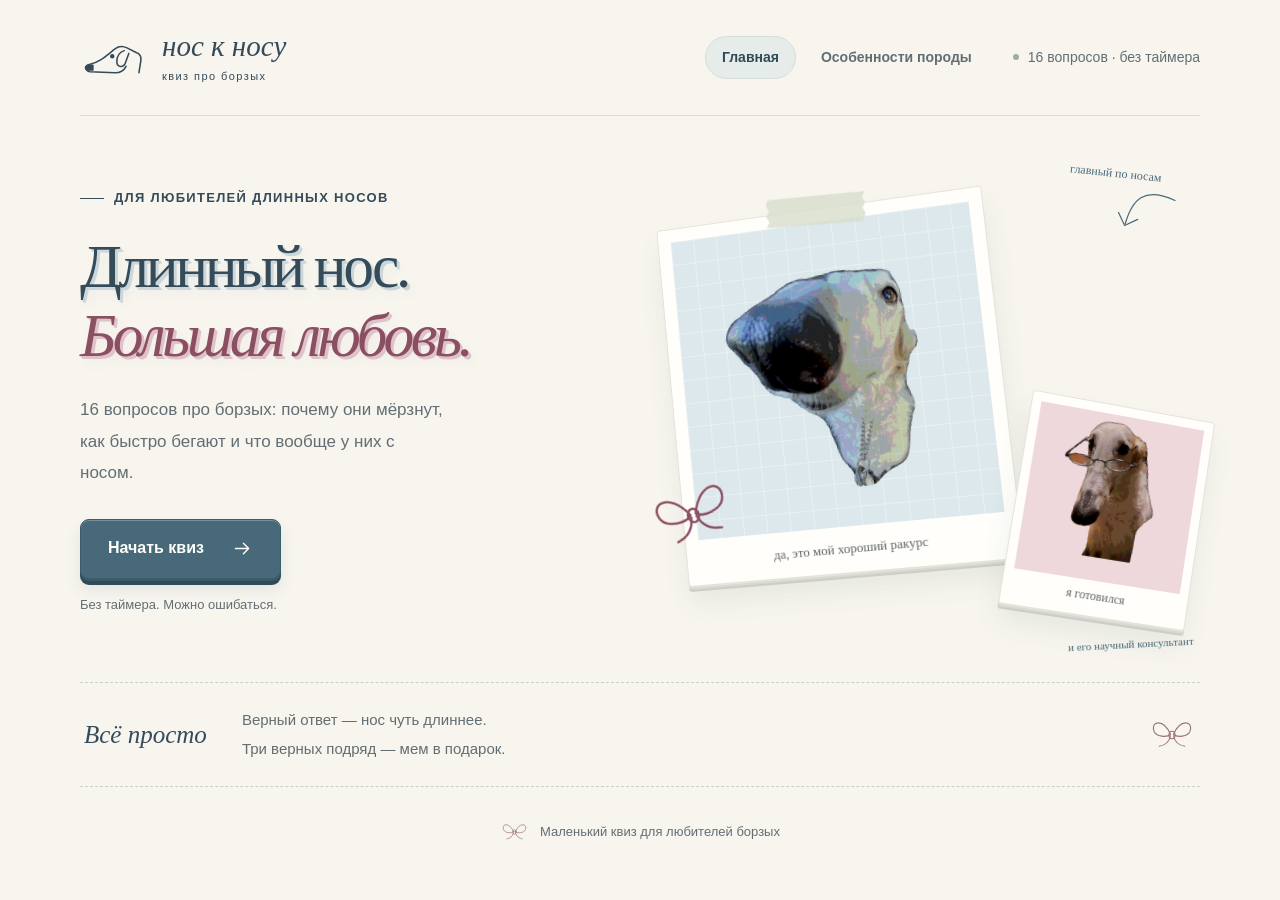
<file: index.html>
<!doctype html>
<html lang="ru">
<head>
  <meta charset="utf-8">
  <meta name="viewport" content="width=device-width, initial-scale=1">
  <meta name="theme-color" content="#f7f5ee">
  <meta name="description" content="16 вопросов про борзых, их привычки и длинные носы. Небольшой квиз без таймера, с хорошими собаками и мемами.">
  <title>Нос к носу — квиз про борзых</title>
  <link rel="icon" type="image/svg+xml" href="./assets/favicon.svg">
  <link rel="stylesheet" href="./css/styles.css">
  <script src="./js/questions.js" defer></script>
  <script src="./js/app.js" defer></script>
</head>
<body>
  <svg class="icon-library" xmlns="http://www.w3.org/2000/svg" aria-hidden="true">
    <symbol id="arrow" viewBox="0 0 24 24"><path d="M4 12h15m-6-6 6 6-6 6"/></symbol>
    <symbol id="check" viewBox="0 0 24 24"><path d="m5 12 4 4L19 6"/></symbol>
    <symbol id="cross" viewBox="0 0 24 24"><path d="m6 6 12 12M6 18 18 6"/></symbol>
    <symbol id="bow" viewBox="0 0 64 40"><path d="M30 19C20-3 3 2 8 15c3 7 17 9 22 4Zm4 0C44-3 61 2 56 15c-3 7-17 9-22 4ZM30 21c-2 9-8 13-15 14m19-14c2 9 8 13 15 14"/><ellipse cx="32" cy="20" rx="4" ry="5"/></symbol>
  </svg>

  <div class="site-shell">
    <header class="site-header">
      <a class="brand" href="./index.html" aria-label="Нос к носу — на главную">
        <svg class="brand-dog" viewBox="0 0 76 48" fill="none" aria-hidden="true"><path d="M10 31c11-2 18-9 28-17 4-3 9-3 13-1l10 5c4 1 6 5 5 9l-2 13M11 31c-5 0-6 7 0 8l27 1c6 0 10-3 12-7m-2-17c-6 2-8 7-8 12 0 6 7 7 9 2l4-11"/><path d="M9 32c-4 0-4 5 0 5h5v-5H9Z" fill="currentColor"/><circle cx="35" cy="22" r="1.6" fill="currentColor"/></svg>
        <span>нос к носу<span class="brand-caption">квиз про борзых</span></span>
      </a>
      <nav class="site-nav" aria-label="Основная навигация">
        <button class="nav-link is-active" type="button" data-screen-target="screen-start">Главная</button>
        <button class="nav-link" type="button" data-screen-target="screen-features">Особенности породы</button>
      </nav>
      <span class="header-note"><span class="little-dot" aria-hidden="true"></span><span><span data-question-total>16</span> вопросов · без таймера</span></span>
    </header>

    <main id="main">
      <section id="screen-start" class="screen intro" aria-labelledby="intro-title">
        <div class="intro-copy">
          <p class="eyebrow"><span class="eyebrow-line" aria-hidden="true"></span> Для любителей длинных носов</p>
          <h1 id="intro-title" class="title-relief" tabindex="-1">Длинный нос.<br><em>Большая любовь.</em></h1>
          <p class="intro-description">16 вопросов про борзых: почему они мёрзнут, как быстро бегают и что вообще у них с носом.</p>
          <button class="button button-primary" id="start-button" type="button">Начать квиз <svg class="icon" aria-hidden="true"><use href="#arrow"/></svg></button>
          <p class="button-note">Без таймера. Можно ошибаться.</p>
        </div>

        <div class="intro-album" aria-label="Две борзые на фотографиях">
          <span class="album-annotation annotation-top" aria-hidden="true">главный по носам</span>
          <svg class="annotation-arrow" viewBox="0 0 80 58" fill="none" aria-hidden="true"><path d="M72 3C36 0 28 17 30 45m-11-9 11 11 11-11"/></svg>
          <figure class="photo photo-main">
            <span class="paper-tape" aria-hidden="true"></span>
            <div class="photo-mat mat-blue"><img src="./assets/images/image copy 13.png" alt="Любопытная борзая с большим носом" width="1080" height="1920" fetchpriority="high"></div>
            <figcaption>да, это мой хороший ракурс</figcaption>
          </figure>
          <figure class="photo photo-small">
            <div class="photo-mat mat-pink"><img src="./assets/images/image copy 5.png" alt="Борзая в очках" width="1080" height="1920"></div>
            <figcaption>я готовился</figcaption>
          </figure>
          <svg class="album-bow" aria-hidden="true"><use href="#bow"/></svg>
          <span class="album-annotation annotation-bottom" aria-hidden="true">и его научный консультант</span>
        </div>

        <div class="intro-rules">
          <span class="rules-label">Всё просто</span>
          <p>Верный ответ — нос чуть длиннее.<br>Три верных подряд — мем в подарок.</p>
          <svg class="rules-bow" aria-hidden="true"><use href="#bow"/></svg>
        </div>
      </section>

      <section id="screen-quiz" class="screen quiz" aria-labelledby="question-title" hidden>
        <div class="quiz-heading">
          <p class="eyebrow">Вопрос <span id="question-number">01</span><span class="count-divider">/</span><span data-question-total>16</span></p>
          <p class="score-label">Верных ответов <strong id="score">0</strong></p>
        </div>
        <ol id="progress" class="progress" aria-label="Прогресс квиза"></ol>
        <div class="quiz-layout">
          <div class="question-card">
            <span id="question-category" class="category"></span>
            <h1 id="question-title" class="question-title" tabindex="-1"></h1>
            <p id="answer-instruction" class="answer-instruction">Выбери один ответ</p>
            <div id="answers" class="answers" role="group" aria-labelledby="question-title" aria-describedby="answer-instruction"></div>
            <div id="feedback" class="feedback" role="status" aria-live="polite" aria-atomic="true"></div>
            <div class="question-bottom">
              <span id="next-hint" class="next-hint">Никуда не торопимся</span>
              <button id="next-button" class="button button-primary button-next" type="button" hidden>Дальше <svg class="icon" aria-hidden="true"><use href="#arrow"/></svg></button>
            </div>
          </div>
          <aside class="companion" aria-label="Твой напарник и носомер">
            <figure class="photo companion-photo">
              <span class="paper-tape" aria-hidden="true"></span>
              <div class="photo-mat mat-blue"><img id="companion-image" src="./assets/images/image copy 14.png" alt="Борзая ждёт твоего ответа" width="1080" height="1920"></div>
              <figcaption id="companion-caption">думаем вместе</figcaption>
            </figure>
            <div class="nose-meter">
              <div class="nose-heading"><h2>Носомер</h2><span><strong id="nose-value">0</strong> см</span></div>
              <div id="nose-progress" class="nose-track" role="progressbar" aria-label="Длина носа" aria-valuemin="0" aria-valuemax="31" aria-valuenow="0"><span id="nose-fill" class="nose-fill"></span></div>
              <div class="nose-scale" aria-hidden="true"><span>0</span><span>31 см</span></div>
              <p>Каждый верный ответ<br>делает нос чуть длиннее.</p>
            </div>
          </aside>
        </div>
      </section>



      <section id="screen-features" class="screen features-page" aria-labelledby="features-title" hidden>
        <div class="features-hero">
          <div>
            <p class="eyebrow"><span class="eyebrow-line" aria-hidden="true"></span> Знакомимся поближе</p>
            <h1 id="features-title" class="title-relief">Особенности <em>породы.</em></h1>
            <p class="features-lead">Борзые — удивительное сочетание скорости, грации и спокойного домашнего нрава. Разберёмся, что делает этих собак особенными и как правильно о них заботиться.</p>
          </div>
          <figure class="photo features-hero-photo">
            <span class="paper-tape" aria-hidden="true"></span>
            <div class="photo-mat mat-blue"><img src="./assets/images/image copy 13.png" alt="Борзая с длинной узкой мордой"></div>
            <figcaption>грация в каждом движении</figcaption>
          </figure>
        </div>

        <div class="features-intro-card">
          <span class="category">Кто такие борзые?</span>
          <p>Борзые представляют собой особую группу охотничьих собак. Их главные отличительные черты — высокие скоростные качества, развитое зрение и характерное строение тела. На протяжении многих столетий их использовали для преследования и ловли зверя на открытой местности. В отличие от собак, ориентирующихся преимущественно на обоняние, борзые во время охоты полагаются главным образом на зрение: они быстро замечают движущуюся добычу и преследуют её на значительном расстоянии.</p>
        </div>

        <div class="feature-section">
          <div class="feature-heading"><span class="feature-number">01</span><div><p class="eyebrow">Строение и внешность</p><h2>Созданы для скорости</h2></div></div>
          <div class="feature-grid">
            <article class="feature-card feature-card-wide">
              <p>Для большинства борзых характерны вытянутая узкая голова, длинная шея, глубокая грудная клетка, подтянутый живот, длинные конечности и хорошо развитая мускулатура. Гибкая спина и сильные задние конечности помогают совершать широкие и быстрые движения, развивать скорость и сохранять манёвренность.</p>
              <p>Внешняя хрупкость и стройность не должны вводить в заблуждение: тело борзой приспособлено к значительным физическим нагрузкам.</p>
            </article>
          </div>
<div class="breed-directory">
            <div class="breed-group-heading"><p class="eyebrow">Знакомимся со всеми</p><h3>Все 13 пород борзых</h3><p>Для удобства они собраны по типу шерсти и внешним особенностям.</p></div>
            <h4 class="breed-group-title">Длинношёрстные и очёсанные борзые</h4>
            <div class="breed-cards"><article class="breed-card breed-card-complete"><img class="breed-card-image" src="https://images.openai.com/static-rsc-4/QoylNq1AjCZ-8f_e97H77bbsFP9hK1igyE8cwbXTcKEOTWLOjMPlDh6e0JthsW_yGYFXezbM2puLFQ8GpqT9ufa00cIRr0WCjBzCvwMNehO-saWTGrIDN_JyCZi4dGQZ4DNSpVmjhbZuoFnC82tNwufCBACTNBWGHRZlIpg4G3u2K1V3CmcdYzcPntHsZefM?purpose=inline" alt="Афганская борзая (афган)" loading="lazy"><span class="category">Афганистан</span><h3>1. Афганская борзая (афган)</h3><p>Длинная шелковистая шерсть, узкая голова и изящный силуэт. Независимый характер; шерсть требует тщательного ухода.</p></article><article class="breed-card breed-card-complete"><img class="breed-card-image" src="https://images.openai.com/static-rsc-4/7axYwZlilyqVpzs2WeQh2rT3qEHe3INVUSQPfmH7R9CSOqc8uv86h2DAKQp2tcXHIMMWkcunZ6ngYhT61My_5lYgyu8gzeO0UX-p0UaAVTiymtjo3VqdrenkQyK3zc1rJ4R-ZnuJsg51eb2A2wEQwB9d3C5fz5HdKecfLljT6nY?purpose=inline" alt="Салюки (персидская борзая)" loading="lazy"><span class="category">Ближний Восток</span><h3>2. Салюки (персидская борзая)</h3><p>Стройная и грациозная собака с длинными конечностями и очёсами на ушах. Вынослива и сдержанна.</p></article><article class="breed-card breed-card-complete"><img class="breed-card-image" src="https://images.openai.com/static-rsc-4/28mKtGUEGc181OZsJfcjWLr3O1UD0MfmAPJ92CTJDI9jweVKd1P9SjqPgrh9ZDjTcxp4k4ysmvfxV6n3Zi7-CIJ9AK3gg51xn2la65HIlywlALO_UK4SfD1T-djYMyHD6aODoPYd1uysuyUi2OEWQYqtLg0EjDXwXKJX1-Q539o?purpose=inline" alt="Русская псовая борзая" loading="lazy"><span class="category">Россия</span><h3>3. Русская псовая борзая</h3><p>Крупная собака с удлинённой головой, глубокой грудью и длинной волнистой шерстью. Исторически охотилась на зайцев и лисиц.</p></article></div>
            <h4 class="breed-group-title">Жёсткошёрстные борзые</h4>
            <div class="breed-cards"><article class="breed-card breed-card-complete"><img class="breed-card-image" src="https://images.openai.com/static-rsc-4/KWiePN0jDYabu60swEMsgre6qUhM3IzBAlafTgxC8gaU1-Hr6FBIGgnM_AN2dB5KyoITAOW3HfILbUP-YumS5NEk7WZC4C23b1AYkOQJyixrQaTzAAzdGFkyeB6jJtF0f-iCYFWE0OYL7guTOfFL-jbfK-ynsuy51P6HOdAJSD8?purpose=inline" alt="Шотландский дирхаунд" loading="lazy"><span class="category">Шотландия</span><h3>4. Шотландский дирхаунд</h3><p>Крупная борзая с жёсткой, слегка растрёпанной шерстью. Изначально предназначалась для охоты на оленей; отличается мягким нравом.</p></article><article class="breed-card breed-card-complete"><img class="breed-card-image" src="https://images.openai.com/static-rsc-4/vaZitfRe0pOvivq-PfHO5s8vjwVjNMqhqaqL1TOHCx5vkA8CnE8WP8HaqzpU8cXxcNuDMZK6vLjEWofOgZsWeXSSkV7tIHcOZTJuo7OdcQ_K8VmIhH0WFFIAqm0ckfxtGNde93WSWJe0-9DC1u8vjcoaRBw_bTqW928IHdtU804?purpose=inline" alt="Ирландский волкодав" loading="lazy"><span class="category">Ирландия</span><h3>5. Ирландский волкодав</h3><p>Одна из самых высоких пород собак. Мощное телосложение, длинные конечности и жёсткая шерсть; исторически использовался для охоты на крупную дичь и волков.</p></article></div>
            <h4 class="breed-group-title">Короткошёрстные борзые</h4>
            <div class="breed-cards"><article class="breed-card breed-card-complete"><img class="breed-card-image" src="https://images.openai.com/static-rsc-4/wGW4DeE_a-XC9ZsEu7iFcEbhb9XtR3KtqOyRB_16HocmElKS19t8kR2LYMwvk0dJZJY9pOCFMaKN9bmJ51R7wA_nNyfmuTubf5Tpfw1E8um6_lOc-kUf7XohNjwCcZsAXlYtuD2DADWbosfuV3X3AK5XJQB5l-oqQAio44QvVnk?purpose=inline" alt="Грейхаунд (английская борзая)" loading="lazy"><span class="category">Великобритания</span><h3>6. Грейхаунд (английская борзая)</h3><p>Атлетичное телосложение, длинные ноги и короткая шерсть. Известен высокой скоростью; использовался для охоты и беговых соревнований.</p></article><article class="breed-card breed-card-complete"><img class="breed-card-image" src="https://images.openai.com/static-rsc-4/2Yx2TVdRgPfyIsYkGZjFlHxRUzJYtdwrvYMJpqoOfhwPo2h7NplY0eQI-nU-HvCk__myvdrY_Paub7ymYp4VMwKsxH546iq08fR3NZMHW5qTit83HMlFSawZE-Cx4KePdfK9gOLs9jJr-5Hm94JxW2qdFsZwVWeInzi3_CiV6OU?purpose=inline" alt="Уиппет (малая английская борзая)" loading="lazy"><span class="category">Великобритания</span><h3>7. Уиппет (малая английская борзая)</h3><p>Напоминает уменьшенного грейхаунда. Лёгкое мускулистое тело и короткая шерсть; сочетает быстроту с ласковым характером.</p></article><article class="breed-card breed-card-complete"><img class="breed-card-image" src="https://images.openai.com/static-rsc-4/jTNMkCQVV7jHtf18thJylkHkyIgXglGRkY6-v2YHXf2GbtG77eQKUrgpjQSYIzBrZufNpuU_JSXg8N9mOJNsE8M2tqk938_WrxkbCUAM-K-4ty6zI3PzGZQHkRpKGnfjc-tKGlG3SycyAbWoOdO1lDH7n79731478soP6R_swwA?purpose=inline" alt="Левретка (итальянская борзая)" loading="lazy"><span class="category">Италия</span><h3>8. Левретка (итальянская борзая)</h3><p>Самая маленькая из классических пород борзых. Тонкий костяк, изящное телосложение и короткая гладкая шерсть.</p></article><article class="breed-card breed-card-complete"><img class="breed-card-image" src="https://images.openai.com/static-rsc-4/m4S2xcQVgDE-o2eFIpUDHkY8QWxv9fQfEvSo5rK6UBH7EXcR8cnGFDGCFh57XiAQAS5HoNKP5SYcA6Jr61ZL-MsvJUyq8ZrzRcv9Uq2FN_b272mbKZfCqNSFo2xechvRdBlSZb9nIZnKes9CskoF9duCQW6izXXSXScXQAQ8rdU?purpose=inline" alt="Азавак" loading="lazy"><span class="category">Регион Сахеля, Африка</span><h3>9. Азавак</h3><p>Очень стройная собака с длинными конечностями и короткой шерстью. Отличается выносливостью и настороженностью к незнакомцам.</p></article><article class="breed-card breed-card-complete"><img class="breed-card-image" src="https://images.openai.com/static-rsc-4/7yA4MTeW4NKgVwcjKVQyK4ZLDkUhFR65R2Kuf9Z6SikwE1FrrtY_lN1zh1CsOWz7QEl86tg8FoaOTB5VOdeARaMi-Emdsxc15gbw_nf4aPQ__ttwWaoheZKmyZjO7ehEjM4GeZaO4cIw-Ks-Rsi1nP2tB4IwSi9fGp2JJ3RFnPE?purpose=inline" alt="Слюги (арабская борзая)" loading="lazy"><span class="category">Северная Африка</span><h3>10. Слюги (арабская борзая)</h3><p>Стройная собака с короткой гладкой шерстью, вытянутой головой и длинными конечностями. Сдержанная и выносливая.</p></article><article class="breed-card breed-card-complete"><img class="breed-card-image" src="https://images.openai.com/static-rsc-4/qmEaDqKjVJT7re4vRmchDrlEzP3uYeMfBKh83QbvnCzroIl8bvxqPtLRWnvZ4TMQnLWWFf_FyqstRamedOMMriHJrTj7inzbmPu_hX3RcZhNDmBy6DX9HEUJNPXY69tFzAHSSgO2nt5NWXUi08orsgXwro1ygAV4fq67Fk7bX6M?purpose=inline" alt="Польская борзая (харт-польски)" loading="lazy"><span class="category">Польша</span><h3>11. Польская борзая (харт-польски)</h3><p>Крупная, крепкая и мускулистая борзая с короткой шерстью. Имеет более мощное сложение по сравнению с грейхаундом.</p></article><article class="breed-card breed-card-complete"><img class="breed-card-image" src="https://images.openai.com/static-rsc-4/asYEvJV7RBrMBKCWUxIqOUGhJTjJlCwNbu4E6VBt6PtpfkllyaYqlVeQ98uoUpQDeeI_K2WfepFt-AOw6AYDLG9-mO9ydVfbb20Qdz2GgTWb_WpBZHp2DI5uLtMKA8ZdugiDUc6mJvKlwG0M7t_SE34IqwKXCMubKdJHCuOHTTU?purpose=inline" alt="Испанский гальго" loading="lazy"><span class="category">Испания</span><h3>12. Испанский гальго</h3><p>Стройная борзая с удлинённым корпусом и длинными конечностями. Бывает гладкошёрстной и жесткошёрстной; традиционно охотилась на зайцев.</p></article><article class="breed-card breed-card-complete"><img class="breed-card-image" src="https://images.openai.com/static-rsc-4/C1uEvOdVmnfTkxKDTHxHrfnOwbidRppWWb0ojb3bEcsxgP_dOq73gTolWariC1Q2Du6HhkvW1O1r4Rfq1gUNWpyrX7kVElo7zYr1iqMMoco6OhiZjb-bF_ypG2hqYva-20UkeW4hIut9D7jWNFOivlygYfvvtROQTj6N2MiYNXs?purpose=inline" alt="Венгерская борзая (мадьяр-агар)" loading="lazy"><span class="category">Венгрия</span><h3>13. Венгерская борзая (мадьяр-агар)</h3><p>Сильная и выносливая собака с крепким телосложением, короткой шерстью и более массивным костяком, чем у грейхаунда.</p></article></div>
            <div class="national-breeds"><h4>Дополнительные национальные разновидности</h4><p>Помимо 13 пород основного перечня, существуют региональные борзые, которые также относятся к борзому типу.</p><div class="national-breed-list"><article><img class="national-breed-image" src="https://images.openai.com/static-rsc-4/hIYgCPjp_YHrKA0ls62pvauRKXiFsbmTbkaCOdl_YzVlVF9hcmaLcyPaFYjO1uWNxFU0N-CVJuY4TASMAmg6cWt-HrNksotxa5mMzDTjsyd6-3f44aA56Bkb_QFb8B2HY2dywJH0vRIySV7EXxfrkSoj-_2uL5QuhqyJgYo8txw?purpose=inline" alt="Казахский тазы" loading="lazy"><strong>Казахский тазы</strong><span>Казахстан. Национальная охотничья борзая с лёгким телосложением, длинными ногами и гладкой шерстью с очёсами.</span></article><article><img class="national-breed-image" src="https://images.openai.com/static-rsc-4/gxs7aIbKDQICPwnNSPqF0vH8kRhS-N2VKzQEHP9SxjjPPpeEfdC24S3Z7_0euB3qctzEifWSr6Yq6EgVJUu6lOB-wxZdUJyHEji0ZArVU8QA9ODOOVl2AiaD-WXSTrMlBZP8l1z_HCcR0VJNOuAUFoJz2nExir5UJpeO_tQX3l0?purpose=inline" alt="Мудхол-хаунд" loading="lazy"><strong>Мудхол-хаунд (караванный хаунд)</strong><span>Индия. Стройная, выносливая собака с короткой шерстью и длинной узкой головой. Использовалась для охоты и охраны.</span></article><article><img class="national-breed-image" src="https://images.openai.com/static-rsc-4/lXrFS3nQqz7Nk41pAXL9Q83x2CHevtd7F759HxXFWPjVyDZBkrBzavGhfy0MnqF_cTofJxUAcxkieD29UTvbWpowIl86gv19svBA1Yl1L190zt4bTxjrfKwD7ZD0suXs184c4N9nkjXLz0E0_YGe0qqUE2sM1H3CWBVkRrW89Fs?purpose=inline" alt="Рампурская борзая" loading="lazy"><strong>Рампурская борзая</strong><span>Индия. Мускулистая короткошёрстная собака с вытянутой мордой и крепким телосложением. Выводилась для охоты на быстроногую дичь.</span></article></div></div>
          </div>
                    <p class="feature-note">Породы различаются размерами, шерстью, характером и происхождением, но сохраняют общие черты, связанные с историческим предназначением и физиологическим строением.</p>
        </div>

        <div class="feature-section feature-tinted">
          <div class="feature-heading"><span class="feature-number">02</span><div><p class="eyebrow">Поведение и темперамент</p><h2>Нежные дома, быстрые на прогулке</h2></div></div>
          <div class="feature-grid">
            <article class="feature-card"><p>По характеру борзые чаще всего спокойны, сдержанны и привязаны к человеку. Дома многие ведут себя тихо, любят отдыхать и находиться рядом с хозяевами. При этом они могут проявлять независимость и самостоятельность — это связано с историей их охотничьего использования.</p><p>Воспитание лучше строить на терпении, последовательности и положительном подкреплении. Грубость и чрезмерное давление могут навредить взаимодействию с собакой.</p></article>
            <figure class="photo feature-photo"><div class="photo-mat mat-blue"><img src="./assets/images/image copy 14.png" alt="Борзая крупным планом"></div><figcaption>спокойный наблюдатель</figcaption></figure>
          </div>
          <div class="tip-strip"><strong>Важно помнить</strong><p>У борзых выражен охотничий инстинкт. Они могут резко среагировать на движущихся животных, птиц и другие объекты. Поэтому важны ранняя социализация и обучение базовым командам, особенно навыку возвращения к хозяину.</p></div>
          <p class="feature-note">Даже хорошо обученную борзую не рекомендуется отпускать с поводка на открытой территории, где есть другие животные или дороги. Для свободного бега подходят специально оборудованные огороженные площадки.</p>
        </div>

        <div class="feature-section">
          <div class="feature-heading"><span class="feature-number">03</span><div><p class="eyebrow">Ежедневная забота</p><h2>Особенности ухода</h2></div></div>
          <p class="section-lead">Уход зависит от анатомического строения, типа шерсти и физиологических потребностей собаки.</p>
          <div class="care-grid">
            <article class="care-card"><span class="care-icon">01</span><h3>Шерсть и кожа</h3><p>У короткошёрстных борзых, например грейхаундов, достаточно периодического вычёсывания мягкой щёткой или специальной перчаткой. Купают по мере необходимости средствами для собак.</p><p>Длинношёрстных русских псовых и афганских борзых нужно регулярно расчёсывать, чтобы не образовывались колтуны. Особое внимание — участкам за ушами, на конечностях, животе и у хвоста. После прогулок стоит удалять репейники и веточки.</p></article>
            <article class="care-card"><span class="care-icon">02</span><h3>Гигиена</h3><p>Регулярно осматривают уши и глаза, очищают их при загрязнении. Зубы чистят специальной щёткой и пастой для животных. Также следят за длиной когтей и при необходимости аккуратно подстригают их когтерезом.</p></article>
            <article class="care-card"><span class="care-icon">03</span><h3>Тепло и отдых</h3><p>У борзых сравнительно тонкая кожа и мало подкожного жира. Особенно короткошёрстные собаки могут плохо переносить холод. В сырую и ветреную погоду важно ограничивать пребывание на улице, а осенью и зимой использовать одежду, защищающую грудь, спину и живот.</p><p>Дома собаке нужно собственное тёплое место с мягкой подстилкой или удобной лежанкой.</p></article>
            <article class="care-card"><span class="care-icon">04</span><h3>Питание</h3><p>Рацион должен быть полноценным и сбалансированным, соответствовать возрасту, весу, здоровью и активности собаки. Это может быть качественный промышленный корм или правильно составленный натуральный рацион. Свежая вода должна быть доступна весь день.</p><p>У крупных борзых с глубокой грудной клеткой учитывают риск заворота желудка. Интенсивные нагрузки непосредственно до и после еды нежелательны; режим кормления лучше согласовать с ветеринаром.</p></article>
          </div>

          <figure class="photo feature-banner-photo"><div class="photo-mat mat-pink"><img src="./assets/images/image copy 10.png" alt="Борзая после ухода"></div><figcaption>забота складывается из мелочей</figcaption></figure>
        </div>

        <div class="feature-section feature-tinted">
          <div class="feature-heading"><span class="feature-number">04</span><div><p class="eyebrow">Движение и самочувствие</p><h2>Физическая активность и здоровье</h2></div></div>
          <div class="feature-grid">
            <article class="feature-card"><p>Борзым необходимы регулярные прогулки и возможность реализовывать природную потребность в движении. Обычные прогулки на поводке полезно сочетать с занятиями и свободным бегом на безопасной огороженной территории.</p><p>При этом борзым не всегда нужны долгие интенсивные тренировки: для многих характерно чередование коротких периодов высокой активности с продолжительным отдыхом. Молодых собак нельзя перегружать — нагрузки увеличивают постепенно, учитывая возраст и индивидуальные возможности.</p></article>
            <figure class="photo feature-photo"><div class="photo-mat mat-blue"><img src="./assets/images/image copy 16.png" alt="Борзая в движении"></div><figcaption>время размяться</figcaption></figure>
          </div>
          <div class="tip-strip"><strong>Профилактика важна</strong><p>Здоровье зависит от содержания, питания и ветеринарной профилактики. В зависимости от породы могут встречаться наследственные проблемы с суставами, сердечно-сосудистой системой и зрением. Нужны регулярные осмотры, вакцинация и обработка от паразитов.</p></div>
          <p class="feature-note">Для прогулок подбирают хорошо подогнанную шлейку или специальный ошейник с учётом узкой головы и длинной шеи. Обычный широкий ошейник может соскальзывать.</p>
        </div>

        <div class="feature-section">
          <div class="feature-heading"><span class="feature-number">05</span><div><p class="eyebrow">Дом и воспитание</p><h2>Комфортная жизнь рядом с человеком</h2></div></div>
          <div class="feature-grid">
            <article class="feature-card"><p>Борзые могут жить как в частном доме, так и в городской квартире, если им обеспечены прогулки и достаточная активность. Несмотря на размеры, многие хорошо адаптируются к жизни в помещении и не отличаются чрезмерной шумностью.</p><p>Воспитание начинают с раннего возраста: важны социализация, знакомство с окружающей средой, людьми и животными, а также обучение базовым командам. Охотничий инстинкт всё равно может влиять на поведение при появлении потенциальной добычи.</p><p>Борзым необходимы спокойная обстановка, внимание хозяина, общение и возможность полноценно отдыхать. Длительная изоляция и недостаток контакта могут быть для них тяжёлыми.</p></article>
            <figure class="photo feature-photo"><div class="photo-mat mat-pink"><img src="./assets/images/image copy 12.png" alt="Борзая рядом с человеком"></div><figcaption>лучше всего — вместе</figcaption></figure>
          </div>
        </div>

        <div class="features-outro">
          <svg aria-hidden="true"><use href="#bow"/></svg>
          <p>В борзых сочетаются природная скорость, выносливость, грациозность и уравновешенный характер. Понимание породных особенностей, внимательный уход, полноценное питание, движение и общение с человеком помогают обеспечить им комфортную жизнь.</p>
          <button class="button button-primary" type="button" data-screen-target="screen-start">Вернуться к квизу <svg class="icon" aria-hidden="true"><use href="#arrow"/></svg></button>
        </div>
      </section>

      <section id="screen-result" class="screen result" aria-labelledby="result-title" hidden>
        <div class="result-layout">
          <div class="result-copy">
            <p class="eyebrow"><span class="eyebrow-line" aria-hidden="true"></span> Все носы посчитаны</p>
            <h1 id="result-title" class="title-relief" tabindex="-1"></h1>
            <p id="result-description" class="result-description"></p>
            <dl class="result-stats">
              <div><dt>Верных ответов</dt><dd><span id="result-score">0</span><span class="stat-total"> / <span data-question-total>16</span></span></dd></div>
              <div><dt>Длина носа</dt><dd><span id="result-nose">0</span><span class="stat-total"> см</span></dd></div>
            </dl>
            <div class="result-actions">
              <button id="restart-button" class="button button-primary" type="button">Пройти ещё раз <svg class="icon" aria-hidden="true"><use href="#arrow"/></svg></button>
              <button id="home-button" class="button button-text" type="button">На главную</button>
            </div>
          </div>
          <figure class="photo result-photo">
            <span class="paper-tape" aria-hidden="true"></span>
            <div class="photo-mat mat-pink"><img id="result-image" src="./assets/images/image copy 8.png" alt="Довольная борзая" width="1080" height="1920"></div>
            <figcaption>в любом случае, ты мой человек</figcaption>
          </figure>
        </div>
        <details id="answer-review" class="answer-review">
          <summary>Посмотреть ответы <svg class="icon" aria-hidden="true"><use href="#arrow"/></svg></summary>
          <ol id="review-list" class="review-list"></ol>
        </details>
      </section>
    </main>

    <footer class="site-footer"><svg aria-hidden="true"><use href="#bow"/></svg><span>Маленький квиз для любителей борзых</span></footer>
  </div>

  <dialog id="bonus-dialog" class="bonus-dialog" aria-labelledby="bonus-title" aria-describedby="bonus-description">
    <div class="bonus-content">
      <button id="bonus-close" class="button-close" type="button" aria-label="Закрыть мем и продолжить"><svg class="icon" aria-hidden="true"><use href="#cross"/></svg></button>
      <p class="eyebrow">Маленький перерыв</p>
      <h2 id="bonus-title">Этот мем — тебе.</h2>
      <p id="bonus-description">За три верных ответа подряд.</p>
      <img id="bonus-image" class="bonus-image" alt="" width="736" height="727">
      <button id="bonus-continue" class="button button-primary" type="button">Идём дальше <svg class="icon" aria-hidden="true"><use href="#arrow"/></svg></button>
    </div>
  </dialog>
  <noscript><p class="noscript-message">Для квиза нужен JavaScript. Включи его в настройках браузера и обнови страницу.</p></noscript>
</body>
</html>
</file>
<file: css/styles.css>
:root {
  color-scheme: light;
  --paper: #f7f5ee;
  --surface: #fffefa;
  --ink: #354b5a;
  --muted: #626e74;
  --line: #dadcd4;
  --blue: #dce8eb;
  --blue-deep: #486979;
  --blue-edge: #2f4b58;
  --pink: #edced4;
  --pink-deep: #8b4f62;
  --green: #426b58;
  --green-light: #eaf1e9;
  --red: #944b55;
  --red-light: #f7e9e8;
  --radius: 18px;
  --sans: 'Trebuchet MS', 'Segoe UI', sans-serif;
  --serif: Georgia, 'Times New Roman', serif;
  --hand: 'Segoe Print', 'Comic Sans MS', cursive;
}

* { box-sizing: border-box; }
body, h1, h2, h3, p, figure, dl, dd, ol { margin: 0; }
body {
  min-width: 320px;
  min-height: 100vh;
  background: var(--paper);
  color: var(--ink);
  font: 16px/1.6 var(--sans);
  -webkit-font-smoothing: antialiased;
}
button, a { -webkit-tap-highlight-color: transparent; }
button { font: inherit; }
button, summary { cursor: pointer; }
button { color: inherit; }
img { display: block; max-width: 100%; }
button:disabled { cursor: default; }
[hidden] { display: none !important; }
::selection { background: var(--pink); color: var(--ink); }
:focus-visible { outline: 3px solid var(--blue-deep); outline-offset: 5px; }
h1:focus { outline: none; }
.icon-library { position: absolute; width: 0; height: 0; overflow: hidden; }
.icon { width: 21px; height: 21px; fill: none; stroke: currentColor; stroke-width: 1.6; stroke-linecap: round; stroke-linejoin: round; flex: 0 0 auto; }
.site-shell { width: min(1120px, calc(100% - 96px)); margin-inline: auto; }
.site-header { min-height: 116px; display: flex; align-items: center; justify-content: space-between; gap: 24px; border-bottom: 1px solid var(--line); }
.brand { display: inline-flex; align-items: center; gap: 12px; color: var(--ink); text-decoration: none; font: italic 26px/1.1 var(--serif); }
.brand-dog { width: 70px; height: 48px; stroke: currentColor; stroke-width: 1.7; stroke-linecap: round; stroke-linejoin: round; }
.brand-caption { display: block; padding-top: 6px; font: 10px/1.3 var(--sans); letter-spacing: .13em; }
.header-note { display: inline-flex; align-items: center; gap: 9px; color: var(--muted); font-size: 12px; }
.little-dot { width: 6px; height: 6px; border-radius: 50%; background: #9cac9d; }
.screen { animation: arrive .35s ease-out; }
.eyebrow { display: flex; align-items: center; gap: 10px; font-size: 11px; line-height: 1.6; letter-spacing: .1em; text-transform: uppercase; font-weight: 600; }
.eyebrow-line { width: 24px; height: 1px; background: currentColor; flex: 0 0 auto; }
h1 { font: 400 clamp(44px, 4.8vw, 66px)/1.12 var(--serif); letter-spacing: -.055em; text-wrap: balance; }
h1 em { color: var(--pink-deep); font-weight: 400; }
.title-relief { text-shadow: 1px 1px 0 #cbd7da, 2px 2px 0 #cbd7da, 3px 3px 0 #cbd7da, 5px 7px 12px #354b5a12; }
.title-relief em, .result-copy .title-relief { text-shadow: 1px 1px 0 #dfc3cb, 2px 2px 0 #dfc3cb, 3px 3px 0 #dfc3cb, 5px 7px 12px #8b4f6212; }
.button { display: inline-flex; align-items: center; justify-content: center; gap: 28px; min-height: 54px; border: 1px solid transparent; border-radius: 9px; padding: 13px 24px; font-size: 14px; line-height: 1.4; font-weight: 600; text-decoration: none; transition: background-color .18s, border-color .18s, transform .12s, box-shadow .12s; }
.button-primary { color: #fffefa; background: var(--blue-deep); border-color: #3d5d6b; box-shadow: inset 0 1px 0 #ffffff40, 0 2px 0 #3a5967, 0 6px 0 var(--blue-edge), 0 10px 16px #354b5a1c; }
.button-primary:active { transform: translateY(5px); box-shadow: inset 0 1px 2px #233d4926, 0 1px 0 var(--blue-edge), 0 3px 5px #354b5a12; }
.button-primary:disabled { transform: translateY(3px); box-shadow: inset 0 1px 0 #ffffff26, 0 3px 0 var(--blue-edge), 0 5px 8px #354b5a12; }
.button-text { background: transparent; font-weight: 400; color: var(--muted); padding-inline: 12px; }
.button-text:hover { color: var(--ink); background: #ecebe3; }
.button-note { color: var(--muted); font-size: 11px; margin-top: 15px; }

/* A small album, built from the project's own dog portraits. */
.intro { display: grid; grid-template-columns: 1fr 1fr; column-gap: 28px; padding-top: 40px; }
.intro-copy { align-self: center; padding: 12px 0 20px; position: relative; z-index: 1; }
.intro-copy .eyebrow { margin-bottom: 23px; }
.intro-copy h1 { white-space: nowrap; }
.intro-description { max-width: 365px; margin: 25px 0 30px; color: var(--muted); font-size: 15px; line-height: 1.85; }
.intro-album { position: relative; min-width: 0; height: 500px; }
.photo { --photo-angle: 0deg; --photo-tilt: -5deg; position: relative; background: var(--surface); padding: 13px 13px 12px; border: 1px solid #e5e3d9; border-radius: 3px; transform: perspective(900px) rotateX(3deg) rotateY(var(--photo-tilt)) rotate(var(--photo-angle)); box-shadow: 0 1px 0 #e7e5db, 0 3px 0 #d8d9d0, 0 5px 0 #cacec5, 0 17px 27px #354b5a14; transition: transform .3s ease, box-shadow .3s ease; }
.photo-mat { aspect-ratio: 1; overflow: hidden; }
.mat-blue { background-color: var(--blue); background-image: linear-gradient(#fff5 1px, transparent 1px), linear-gradient(90deg, #fff5 1px, transparent 1px); background-size: 24px 24px; }
.mat-pink { background-color: #eed8db; }
.photo-mat img { width: 100%; height: 100%; object-fit: cover; object-position: 50% 67%; mix-blend-mode: multiply; }
.photo figcaption { padding-top: 10px; text-align: center; color: #5e6565; font: 13px/1.8 var(--hand); }
.photo-main { --photo-angle: -6deg; --photo-tilt: -8deg; position: absolute; top: 49px; left: 12px; width: 335px; }
.photo-small { --photo-angle: 9deg; --photo-tilt: 8deg; position: absolute; z-index: 1; top: 248px; right: -3px; width: 188px; padding: 9px 9px 8px; }
.photo-small .photo-mat img { object-position: 50% 62%; }
.photo-small figcaption { font-size: 12px; padding-top: 5px; }
.paper-tape { position: absolute; z-index: 1; width: 102px; height: 31px; top: -15px; left: calc(50% - 51px); background: #d8decdcf; transform: rotate(3deg); clip-path: polygon(2% 3%, 100% 0, 97% 20%, 100% 38%, 97% 54%, 100% 73%, 97% 100%, 0 96%, 3% 78%, 0 59%, 3% 41%, 0 23%); }
.album-annotation { position: absolute; color: var(--blue-deep); font: 12px/1.7 var(--hand); }
.annotation-top { top: 7px; right: 38px; transform: rotate(6deg); }
.annotation-arrow { position: absolute; top: 27px; right: 24px; width: 74px; height: 60px; stroke: var(--blue-deep); stroke-width: 1.3; stroke-linecap: round; stroke-linejoin: round; transform: rotate(20deg); }
.annotation-bottom { bottom: 2px; right: 6px; transform: rotate(-3deg); font-size: 11px; }
.album-bow { position: absolute; z-index: 2; top: 330px; left: -4px; width: 87px; height: 59px; fill: none; stroke: var(--pink-deep); stroke-width: 1.7; stroke-linecap: round; stroke-linejoin: round; transform: rotate(-19deg); }
.intro-rules { grid-column: 1 / -1; display: flex; gap: 35px; align-items: center; margin-top: 26px; border-top: 1px dashed #c9cec6; border-bottom: 1px dashed #c9cec6; padding: 23px 4px; }
.rules-label { font: italic 22px/1.2 var(--serif); white-space: nowrap; }
.intro-rules p { font-size: 12px; line-height: 1.9; color: var(--muted); }
.rules-bow { width: 48px; height: 34px; margin-left: auto; fill: none; stroke: #9e737e; stroke-width: 1.5; stroke-linecap: round; stroke-linejoin: round; }

/* Question, feedback, and companion share the same paper and colour tokens. */
.quiz { max-width: 1010px; margin: 40px auto 0; }
.quiz-heading { display: flex; align-items: center; justify-content: space-between; gap: 18px; }
.count-divider { color: #9ca3a3; margin-inline: 3px; }
.score-label { display: flex; align-items: center; gap: 12px; color: var(--muted); font-size: 12px; }
.score-label strong { min-width: 30px; height: 30px; display: grid; place-items: center; color: var(--ink); background: #e7e9df; border-radius: 50%; font-weight: 600; font-variant-numeric: tabular-nums; }
.progress { list-style: none; padding: 0; display: grid; grid-template-columns: repeat(16, minmax(0, 1fr)); gap: 5px; margin: 17px 0 28px; }
.progress li { height: 5px; border-radius: 4px; background: #e0e2d9; }
.progress li[aria-current] { background: var(--blue-deep); }
.progress li.is-correct { background: #849c89; }
.progress li.is-incorrect { background: #cc9ba2; }
.quiz-layout { display: grid; grid-template-columns: minmax(0, 1fr) 264px; gap: 42px; align-items: start; }
.question-card { background: var(--surface); border: 1px solid var(--line); border-radius: var(--radius); padding: 32px; box-shadow: 0 2px 0 #eeeee5, 0 5px 0 #dfe2d8, 0 16px 30px #354b5a08; }
.category { display: inline-block; padding: 4px 11px; border-radius: 5px; background: #edf0e7; color: #586857; font-size: 10px; letter-spacing: .025em; }
.question-title { font-size: clamp(25px, 2.7vw, 33px); letter-spacing: -.035em; line-height: 1.3; margin: 20px 0 23px; text-wrap: pretty; }
.answer-instruction { color: var(--muted); font-size: 11px; margin-bottom: 12px; }
.answers { display: flex; flex-direction: column; gap: 10px; }
.answer-button { display: flex; align-items: center; gap: 13px; position: relative; width: 100%; min-height: 64px; padding: 13px 16px; background: #fafaf5; border: 1px solid #dbdfd8; border-radius: 9px; text-align: left; font-size: 13px; line-height: 1.6; box-shadow: inset 0 1px 0 #fff, 0 3px 0 #dce1d7, 0 5px 9px #354b5a06; transition: background-color .18s, border-color .18s, transform .12s, box-shadow .12s; }
.answer-button:active { transform: translateY(2px); box-shadow: inset 0 1px 2px #354b5a0a, 0 1px 0 #c8d2c8; }
.answer-label { display: grid; place-items: center; flex: 0 0 28px; height: 28px; border: 1px solid #dce0d8; border-radius: 6px; background: var(--surface); color: var(--muted); font-size: 11px; }
.answer-copy { flex: 1; }
.answer-button.is-correct { background: var(--green-light); border-color: #92b19b; color: var(--green); transform: translateY(2px); box-shadow: inset 0 1px 0 #ffffffb3, 0 1px 0 #92b19b; }
.answer-button.is-incorrect { background: var(--red-light); border-color: #d0a1a8; color: var(--red); transform: translateY(2px); box-shadow: inset 0 1px 0 #ffffffb3, 0 1px 0 #d0a1a8; }
.answer-button.is-muted { color: #737a78; background: #f6f6f0; box-shadow: 0 2px 0 #e0e3da; }
.answer-button.is-correct .answer-label { color: var(--green); border-color: #aec4b0; background: #f5f9f2; }
.answer-button.is-incorrect .answer-label { color: var(--red); border-color: #d9b5ba; background: #fcf3ef; }
.answer-status { width: 17px; height: 17px; }
.feedback { min-height: 77px; padding-top: 20px; font-size: 12px; line-height: 1.65; overflow-wrap: anywhere; }
.feedback:empty { padding-top: 0; }
.feedback strong { display: block; font-size: 13px; margin-bottom: 2px; }
.feedback.is-correct { color: var(--green); }
.feedback.is-incorrect { color: var(--red); }
.question-bottom { min-height: 47px; display: flex; align-items: center; justify-content: space-between; gap: 12px; margin-top: 5px; padding-top: 17px; border-top: 1px dashed var(--line); }
.next-hint { color: var(--muted); font-size: 10px; }
.button-next { min-height: 44px; padding: 10px 17px; gap: 20px; font-size: 12px; }
.companion { padding-top: 8px; }
.companion-photo { --photo-angle: 3deg; margin: 0 5px 28px; }
.companion-photo figcaption { font-size: 12px; }
.companion-photo .photo-mat { aspect-ratio: 1.05; }
.nose-meter { padding: 0 12px; }
.nose-heading { display: flex; align-items: baseline; justify-content: space-between; gap: 12px; margin-bottom: 11px; }
.nose-heading h2 { font: italic 22px/1.3 var(--serif); }
.nose-heading > span { color: var(--pink-deep); font-size: 12px; }
.nose-heading strong { font-weight: 600; font-variant-numeric: tabular-nums; }
.nose-track { height: 10px; background: #e5e3db; border-radius: 10px; overflow: hidden; box-shadow: inset 0 2px 3px #354b5a14, 0 1px 0 #fff; }
.nose-fill { display: block; height: 100%; width: 0; background: #bf8795; border-radius: inherit; box-shadow: inset 0 2px 0 #ffffff40, inset 0 -2px 0 #8b4f6226; transition: width .4s ease; }
.nose-scale { display: flex; justify-content: space-between; margin-top: 7px; color: var(--muted); font-size: 9px; }
.nose-meter p { color: var(--muted); font-size: 11px; line-height: 1.8; margin-top: 17px; }

.result { padding-top: 70px; }
.result-layout { display: grid; grid-template-columns: minmax(0, 1fr) 320px; align-items: center; gap: 74px; max-width: 950px; margin-inline: auto; }
.result-copy .eyebrow { margin-bottom: 25px; }
.result-copy h1 { max-width: 540px; color: var(--pink-deep); font-size: clamp(42px, 4.4vw, 59px); }
.result-description { color: var(--muted); font-size: 14px; line-height: 1.8; max-width: 410px; margin: 23px 0 30px; }
.result-stats { display: flex; gap: 46px; margin-bottom: 30px; }
.result-stats dt { font-size: 11px; color: var(--muted); }
.result-stats dd { font: 45px/1.5 var(--serif); letter-spacing: -.04em; }
.stat-total { font-size: 20px; color: var(--muted); letter-spacing: 0; }
.result-actions { display: flex; align-items: center; flex-wrap: wrap; gap: 12px; }
.result-photo { --photo-angle: 5deg; --photo-tilt: 6deg; }
.result-photo .photo-mat { aspect-ratio: .9; }
.result-photo figcaption { font-size: 11px; }
.answer-review { margin: 55px auto 0; max-width: 950px; border-block: 1px solid var(--line); }
.answer-review summary { display: flex; align-items: center; justify-content: space-between; padding: 20px 0; font-size: 13px; list-style: none; }
.answer-review summary::-webkit-details-marker { display: none; }
.answer-review summary .icon { transform: rotate(90deg); transition: transform .2s; }
.answer-review[open] summary .icon { transform: rotate(-90deg); }
.review-list { list-style: none; padding: 5px 0 15px; counter-reset: review; }
.review-item { position: relative; padding: 20px 0 20px 43px; border-top: 1px dashed var(--line); counter-increment: review; }
.review-item::before { position: absolute; left: 0; top: 22px; content: counter(review, decimal-leading-zero); font-size: 11px; color: var(--muted); }
.review-item h3 { font-size: 13px; font-weight: 600; line-height: 1.65; margin-bottom: 8px; }
.review-item p { font-size: 12px; line-height: 1.8; }
.review-correct { color: var(--green); }
.review-incorrect { color: var(--red); }
.review-status { display: inline-block; font-size: 10px; padding: 2px 8px; border-radius: 4px; margin-bottom: 8px; }
.review-status.is-correct { background: var(--green-light); color: var(--green); }
.review-status.is-incorrect { background: var(--red-light); color: var(--red); }

/* Native dialog supplies focus containment, Escape, and a semantic modal. */
body:has(.bonus-dialog[open]) { overflow: hidden; }
.bonus-dialog { width: min(440px, calc(100% - 32px)); max-height: calc(100dvh - 40px); margin: auto; border: 1px solid #deded3; padding: 0; background: var(--paper); color: var(--ink); border-radius: var(--radius); box-shadow: 0 22px 80px #2637452b; }
.bonus-dialog::backdrop { background: #273c4c66; backdrop-filter: blur(5px); }
.bonus-dialog[open] { animation: arrive .2s ease-out; }
.bonus-content { position: relative; padding: 31px; text-align: center; }
.bonus-content .eyebrow { justify-content: center; margin-top: 5px; font-size: 10px; }
.bonus-content h2 { font: italic 34px/1.3 var(--serif); letter-spacing: -.04em; margin-top: 14px; }
.bonus-content > p:not(.eyebrow) { color: var(--muted); font-size: 12px; margin: 9px 0 22px; }
.bonus-image { width: auto; max-width: 100%; height: auto; max-height: 37dvh; object-fit: contain; margin: 0 auto 24px; border: 8px solid var(--surface); border-radius: 3px; box-shadow: 0 2px 10px #354b5a0a; }
.bonus-content .button-primary { width: 100%; }
.button-close { position: absolute; right: 10px; top: 10px; width: 35px; height: 35px; display: grid; place-items: center; padding: 0; border: 0; border-radius: 50%; background: transparent; color: var(--muted); }
.button-close:hover { background: #e8e8df; color: var(--ink); }
.button-close .icon { width: 17px; height: 17px; }
.site-footer { display: flex; justify-content: center; align-items: center; gap: 11px; padding: 34px 0 27px; color: var(--muted); font-size: 10px; }
.site-footer > svg { width: 29px; height: 22px; stroke: #9c7480; stroke-width: 1.6; stroke-linecap: round; stroke-linejoin: round; fill: none; }
.noscript-message { max-width: 600px; margin: 24px auto; padding: 20px; background: var(--red-light); color: var(--red); text-align: center; }
@keyframes arrive { from { opacity: 0; transform: translateY(7px); } to { opacity: 1; transform: translateY(0); } }

/* Extra lift is for a mouse or trackpad; touch keeps the stable pressed states. */
@media (hover: hover) and (pointer: fine) {
  .button-primary:not(:disabled):hover { background: #3f6172; border-color: #365766; transform: translateY(-2px); box-shadow: inset 0 1px 0 #ffffff40, 0 2px 0 #3a5967, 0 8px 0 var(--blue-edge), 0 14px 20px #354b5a20; }
  .button-primary:not(:disabled):active { transform: translateY(5px); box-shadow: inset 0 1px 2px #233d4926, 0 1px 0 var(--blue-edge), 0 3px 5px #354b5a12; }
  .answer-button:not(:disabled):hover { background: #eef3f3; border-color: #8fa7ae; transform: translateY(-1px); box-shadow: inset 0 1px 0 #fff, 0 4px 0 #c6d2d3, 0 7px 12px #354b5a0c; }
  .answer-button:not(:disabled):active { transform: translateY(2px); box-shadow: inset 0 1px 2px #354b5a0a, 0 1px 0 #c6d2d3; }
  .intro-album .photo:hover, .result-photo:hover { transform: perspective(900px) translateY(-5px) rotateX(1deg) rotateY(0deg) rotate(var(--photo-angle)); box-shadow: 0 1px 0 #e7e5db, 0 3px 0 #d8d9d0, 0 5px 0 #cacec5, 0 23px 35px #354b5a1c; }
}

@media (min-width: 1400px) {
  .intro { padding-top: 66px; }
  .intro-album { height: 530px; }
  .photo-main { width: 365px; }
  .photo-small { top: 272px; width: 203px; }
  .album-bow { top: 356px; }
}
@media (max-width: 1050px) {
  .site-shell { width: calc(100% - 64px); }
  .intro { gap: 12px; }
  .intro-copy h1 { font-size: clamp(40px, 5.3vw, 55px); }
  .intro-copy .eyebrow { font-size: 9px; }
  .intro-description { max-width: 320px; }
  .intro-album { height: 457px; }
  .photo-main { width: 275px; top: 63px; left: 5px; }
  .photo-small { width: 155px; top: 255px; right: 0; }
  .annotation-top { right: 8px; top: 27px; font-size: 11px; }
  .annotation-arrow { right: 0; top: 53px; width: 55px; }
  .album-bow { top: 318px; left: -14px; width: 70px; }
  .annotation-bottom { right: 0; font-size: 9px; }
  .quiz-layout { grid-template-columns: minmax(0, 1fr) 228px; gap: 25px; }
  .question-card { padding: 26px; }
  .result-layout { gap: 45px; grid-template-columns: minmax(0, 1fr) 270px; }
}
@media (max-width: 760px) {
  .site-shell { width: min(540px, calc(100% - 40px)); }
  .site-header { min-height: 91px; }
  .brand { font-size: 23px; gap: 8px; }
  .brand-dog { width: 57px; height: 42px; }
  .brand-caption { font-size: 9px; }
  .header-note { font-size: 10px; max-width: 100px; line-height: 1.5; gap: 7px; }
  .little-dot { flex: 0 0 5px; height: 5px; }
  .intro { grid-template-columns: minmax(0, 1fr); padding-top: 37px; gap: 0; }
  .intro-copy { padding: 0; }
  .intro-copy .eyebrow { font-size: 9px; margin-bottom: 20px; }
  .intro-copy h1 { font-size: clamp(36px, 8.5vw, 51px); white-space: normal; }
  .intro-description { max-width: 360px; margin: 20px 0 24px; font-size: 14px; }
  .button { min-height: 51px; padding: 12px 21px; font-size: 13px; }
  .button-note { margin-top: 11px; font-size: 10px; }
  .intro-album { width: min(390px, 100%); height: 408px; justify-self: center; margin-top: 22px; }
  .photo-main { width: 275px; top: 42px; left: 10px; }
  .photo-small { width: 151px; top: 220px; right: 4px; }
  .annotation-top { top: 6px; right: 27px; }
  .annotation-arrow { top: 30px; right: 12px; }
  .annotation-bottom { bottom: 0; right: 9px; }
  .album-bow { top: 291px; left: 1px; width: 65px; }
  .intro-rules { gap: 22px; margin-top: 21px; padding-block: 20px; }
  .rules-label { font-size: 20px; }
  .intro-rules p { font-size: 10px; }
  .rules-bow { display: none; }
  .quiz { margin-top: 28px; }
  .quiz-heading .eyebrow { font-size: 10px; gap: 7px; }
  .score-label { font-size: 10px; gap: 8px; }
  .progress { gap: 4px; margin: 15px 0 23px; }
  .quiz-layout { display: flex; flex-direction: column-reverse; gap: 25px; }
  .companion { width: 100%; padding: 0; display: flex; align-items: center; gap: 20px; }
  .companion-photo { --photo-angle: -4deg; --photo-tilt: -3deg; flex: 0 0 105px; width: 105px; padding: 6px 6px 4px; margin: 0 3px; }
  .companion-photo .paper-tape { width: 47px; left: calc(50% - 23px); height: 16px; top: -8px; }
  .companion-photo figcaption { font-size: 8px; padding-top: 4px; line-height: 1.5; }
  .nose-meter { flex: 1; padding: 0 5px 0 0; }
  .nose-heading { margin-bottom: 8px; }
  .nose-heading h2 { font-size: 20px; }
  .nose-heading > span { font-size: 11px; }
  .nose-meter p { font-size: 10px; margin-top: 8px; }
  .nose-meter p br { display: none; }
  .nose-scale { margin-top: 5px; }
  .question-card { width: 100%; padding: 23px 20px 20px; }
  .question-title { font-size: 27px; margin: 17px 0 19px; }
  .answer-button { font-size: 12px; min-height: 60px; padding: 12px; gap: 10px; }
  .answer-label { flex-basis: 26px; height: 26px; }
  .feedback { min-height: 76px; }
  .button-next { min-height: 44px; padding: 10px 16px; font-size: 12px; }
  .result { padding-top: 37px; }
  .result-layout { grid-template-columns: minmax(0, 1fr); gap: 36px; }
  .result-copy .eyebrow { font-size: 9px; margin-bottom: 19px; }
  .result-copy h1 { font-size: 43px; }
  .result-description { font-size: 13px; margin: 20px 0 24px; }
  .result-stats { gap: 46px; margin-bottom: 24px; }
  .result-stats dd { font-size: 41px; }
  .result-photo { width: 225px; justify-self: center; margin-top: 8px; }
  .result-photo .photo-mat { aspect-ratio: 1.1; }
  .result-photo figcaption { font-size: 9px; }
  .answer-review { margin-top: 37px; }
  .site-footer { padding: 27px 0 24px; font-size: 9px; gap: 8px; }
  .bonus-content { padding: 29px 21px 23px; }
  .bonus-content h2 { font-size: 31px; }
}
@media (max-width: 370px) {
  .site-shell { width: calc(100% - 32px); }
  .header-note { font-size: 9px; max-width: 85px; }
  .intro-copy h1 { font-size: 35px; }
  .intro-album { height: 366px; }
  .photo-main { width: 235px; left: 7px; }
  .photo-small { width: 130px; top: 205px; }
  .photo figcaption { font-size: 10px; }
  .album-bow { top: 265px; }
  .annotation-bottom { font-size: 8px; }
  .intro-rules { gap: 13px; }
  .rules-label { font-size: 18px; }
  .intro-rules p { font-size: 9px; }
  .question-card { padding-inline: 16px; }
  .question-title { font-size: 25px; }
  .companion { gap: 14px; }
  .question-bottom { gap: 8px; }
  .next-hint { font-size: 9px; }
  .result-copy h1 { font-size: 38px; }
}
@media (prefers-reduced-motion: reduce) {
  *, *::before, *::after { animation: none !important; transition: none !important; scroll-behavior: auto !important; }
  .photo, .intro-album .photo:hover, .result-photo:hover { transform: rotate(var(--photo-angle)); }
  .button-primary:not(:disabled):hover, .button-primary:not(:disabled):active, .button-primary:disabled, .answer-button:not(:disabled):hover, .answer-button:not(:disabled):active, .answer-button.is-correct, .answer-button.is-incorrect { transform: none; }
}


/* Larger, more comfortable typography and roomier quiz cards. */
body { font-size: 17px; line-height: 1.72; }
.brand { font-size: 29px; }
.brand-caption { font-size: 11px; }
.header-note { font-size: 14px; }
.eyebrow { font-size: 13px; }
.button { min-height: 60px; padding: 15px 27px; font-size: 16px; }
.button-note { font-size: 13px; }
.intro-description { font-size: 17px; }
.rules-label { font-size: 25px; }
.intro-rules p { font-size: 15px; }
.quiz { max-width: 1120px; }
.quiz-layout { grid-template-columns: minmax(0, 1fr) 290px; gap: 48px; }
.question-card { padding: 40px; }
.category { font-size: 12px; padding: 6px 13px; }
.question-title { font-size: clamp(29px, 3vw, 38px); margin: 23px 0 27px; }
.answer-instruction { font-size: 14px; margin-bottom: 15px; }
.answers { gap: 13px; }
.answer-button { min-height: 76px; padding: 17px 20px; font-size: 16px; gap: 16px; }
.answer-label { flex-basis: 34px; height: 34px; font-size: 14px; }
.feedback { min-height: 88px; font-size: 15px; }
.feedback strong { font-size: 16px; }
.next-hint { font-size: 13px; }
.button-next { min-height: 52px; font-size: 15px; }
.score-label { font-size: 14px; }
.nose-heading h2 { font-size: 26px; }
.nose-heading > span { font-size: 15px; }
.nose-meter p { font-size: 14px; }
.nose-scale { font-size: 12px; }
.result-description { font-size: 17px; }
.result-stats dt { font-size: 14px; }
.answer-review summary { font-size: 16px; }
.review-item h3 { font-size: 16px; }
.review-item p { font-size: 15px; }
.review-status { font-size: 12px; }
.site-footer { font-size: 13px; }
.bonus-content h2 { font-size: 38px; }
.bonus-content > p:not(.eyebrow) { font-size: 15px; }

.site-nav { display: flex; align-items: center; gap: 8px; margin-left: auto; }
.nav-link { border: 1px solid transparent; border-radius: 999px; background: transparent; color: var(--muted); padding: 11px 16px; font: 600 14px/1.3 var(--sans); transition: background .18s, color .18s, border-color .18s; }
.nav-link:hover { background: #ecebe3; color: var(--ink); }
.nav-link.is-active { color: var(--blue-edge); background: #e5ece9; border-color: #d4ded8; }

/* The breed guide uses the same scrapbook paper, blue and rose palette. */
.features-page { padding: 54px 0 20px; }
.features-hero { display: grid; grid-template-columns: minmax(0, 1fr) 320px; align-items: center; gap: 65px; padding: 10px 24px 44px; }
.features-hero .eyebrow { margin-bottom: 23px; }
.features-hero h1 { font-size: clamp(48px, 5vw, 68px); }
.features-lead { max-width: 650px; margin-top: 25px; color: var(--muted); font-size: 19px; line-height: 1.85; }
.features-hero-photo { --photo-angle: 4deg; width: 280px; justify-self: center; }
.features-hero-photo .photo-mat { aspect-ratio: .95; }
.features-intro-card { max-width: 970px; margin: 0 auto 62px; padding: 30px 36px; background: var(--surface); border: 1px solid var(--line); border-radius: var(--radius); box-shadow: 0 3px 0 #eeeee5, 0 7px 0 #dfe2d8, 0 17px 30px #354b5a08; }
.features-intro-card p { margin-top: 16px; font-size: 17px; line-height: 1.9; }
.feature-section { padding: 48px 24px 58px; border-top: 1px dashed #c9cec6; }
.feature-tinted { margin-inline: -24px; padding-inline: 48px; background: #eff1eb; border-radius: 5px; }
.feature-heading { display: flex; align-items: center; gap: 22px; margin-bottom: 30px; }
.feature-number { display: grid; place-items: center; flex: 0 0 58px; width: 58px; height: 58px; border: 1px solid #d6b8c0; border-radius: 50%; color: var(--pink-deep); background: #f6e9e9; font: italic 24px/1 var(--serif); }
.feature-heading .eyebrow { margin-bottom: 5px; font-size: 12px; }
.feature-heading h2 { font: 400 clamp(29px, 3.5vw, 42px)/1.2 var(--serif); letter-spacing: -.035em; }
.feature-grid { display: grid; grid-template-columns: minmax(0, 1fr) 270px; align-items: center; gap: 38px; }
.feature-card { padding: 29px 32px; background: var(--surface); border: 1px solid var(--line); border-radius: 13px; box-shadow: 0 3px 0 #e5e5dc, 0 8px 18px #354b5a08; }
.feature-card p, .feature-note { color: #52616a; font-size: 16px; line-height: 1.9; }
.feature-card p + p { margin-top: 15px; }
.feature-card-wide { padding: 33px 36px; }
.feature-photo { width: 230px; justify-self: center; --photo-angle: 3deg; }
.feature-photo .photo-mat { aspect-ratio: .92; }
.feature-photo-tall { width: 225px; }
.feature-photo-tall .photo-mat { aspect-ratio: .8; }
.breed-cards { display: grid; grid-template-columns: repeat(3, minmax(0, 1fr)); gap: 17px; margin-top: 25px; }
.breed-card { padding: 22px 23px; background: #f8f7f1; border: 1px solid #dfe1d8; border-radius: 11px; box-shadow: 0 3px 0 #e2e4db; }
.breed-card h3, .care-card h3 { margin: 12px 0 8px; font: 400 23px/1.25 var(--serif); }
.breed-card p { color: var(--muted); font-size: 15px; line-height: 1.7; }
.feature-note { margin-top: 22px; padding-left: 19px; border-left: 2px solid #d8b5bf; }
.tip-strip { display: grid; grid-template-columns: 175px minmax(0, 1fr); gap: 20px; align-items: start; margin-top: 25px; padding: 23px 27px; background: #f5e9e9; border: 1px solid #e8d3d7; border-radius: 10px; }
.tip-strip strong { color: var(--pink-deep); font: italic 23px/1.3 var(--serif); }
.tip-strip p { color: #5d6264; font-size: 15px; line-height: 1.8; }
.section-lead { margin: -12px 0 25px 80px; color: var(--muted); font-size: 17px; }
.care-grid { display: grid; grid-template-columns: repeat(2, minmax(0, 1fr)); gap: 18px; }
.care-card { position: relative; padding: 27px 29px 29px; background: var(--surface); border: 1px solid var(--line); border-radius: 13px; box-shadow: 0 3px 0 #e6e6dd, 0 8px 18px #354b5a08; }
.care-icon { display: inline-grid; place-items: center; width: 38px; height: 38px; border-radius: 50%; background: #e8edef; color: var(--blue-deep); font: italic 16px var(--serif); }
.care-card h3 { margin-top: 13px; }
.care-card p { color: #58666c; font-size: 15px; line-height: 1.85; }
.care-card p + p { margin-top: 12px; }
.feature-banner-photo { width: 205px; margin: 37px auto 0; --photo-angle: -3deg; }
.feature-banner-photo .photo-mat { aspect-ratio: 1.1; }
.features-outro { display: flex; flex-direction: column; align-items: center; gap: 20px; max-width: 850px; margin: 48px auto 0; padding: 36px 45px; text-align: center; background: #f2e7e8; border: 1px solid #e7d5d8; border-radius: 14px; }
.features-outro > svg { width: 58px; height: 38px; fill: none; stroke: var(--pink-deep); stroke-width: 1.6; stroke-linecap: round; stroke-linejoin: round; }
.features-outro p { color: #5c6264; font: italic 21px/1.7 var(--serif); }
.features-outro .button { margin-top: 4px; }

@media (max-width: 1050px) {
  .site-header { gap: 13px; }
  .site-nav { gap: 2px; }
  .nav-link { padding: 10px 11px; font-size: 13px; }
  .features-hero { gap: 30px; grid-template-columns: minmax(0, 1fr) 260px; }
  .features-hero-photo { width: 235px; }
  .quiz-layout { grid-template-columns: minmax(0, 1fr) 250px; gap: 28px; }
}
@media (max-width: 760px) {
  body { font-size: 16px; }
  .site-header { min-height: 105px; flex-wrap: wrap; justify-content: space-between; padding: 13px 0; row-gap: 9px; }
  .brand { font-size: 24px; }
  .site-nav { order: 3; width: 100%; justify-content: center; }
  .nav-link { padding: 9px 12px; font-size: 13px; }
  .header-note { font-size: 12px; }
  .quiz-layout { grid-template-columns: 1fr; }
  .question-card { padding: 28px 24px; }
  .question-title { font-size: clamp(27px, 6vw, 34px); }
  .answer-button { min-height: 68px; font-size: 15px; padding: 14px; }
  .answer-label { flex-basis: 31px; height: 31px; }
  .features-page { padding-top: 32px; }
  .features-hero { grid-template-columns: 1fr; gap: 22px; padding: 8px 4px 34px; }
  .features-hero h1 { font-size: clamp(42px, 10vw, 58px); }
  .features-lead { font-size: 17px; margin-top: 17px; }
  .features-hero-photo { width: 215px; }
  .features-intro-card { margin-bottom: 35px; padding: 24px; }
  .features-intro-card p { font-size: 15px; }
  .feature-section { padding: 34px 4px 40px; }
  .feature-tinted { margin-inline: -12px; padding-inline: 20px; }
  .feature-heading { gap: 14px; margin-bottom: 21px; }
  .feature-number { flex-basis: 46px; width: 46px; height: 46px; font-size: 20px; }
  .feature-heading h2 { font-size: 30px; }
  .feature-heading .eyebrow { font-size: 10px; }
  .feature-grid { grid-template-columns: 1fr; gap: 22px; }
  .feature-card, .feature-card-wide { padding: 23px; }
  .feature-card p, .feature-note { font-size: 15px; }
  .feature-photo, .feature-photo-tall { width: 190px; }
  .breed-cards, .care-grid { grid-template-columns: 1fr; }
  .breed-card { padding: 19px; }
  .tip-strip { grid-template-columns: 1fr; gap: 7px; padding: 20px; }
  .tip-strip strong { font-size: 21px; }
  .tip-strip p, .care-card p { font-size: 14px; }
  .section-lead { margin: -6px 0 20px; font-size: 15px; }
  .care-card { padding: 23px; }
  .features-outro { padding: 27px 22px; }
  .features-outro p { font-size: 18px; }
}
@media (max-width: 370px) {
  .nav-link { padding: 8px 9px; font-size: 12px; }
  .question-card { padding: 24px 18px; }
}


/* Дополнительные фотографии из материалов раздела «Особенности породы» */
.breed-card { overflow: hidden; padding-top: 0; }
.breed-card-image { display: block; width: calc(100% + 42px); max-width: none; height: 178px; margin: 0 -21px 18px; object-fit: cover; border-radius: 12px 12px 0 0; }
.reference-gallery { display: grid; grid-template-columns: repeat(3, minmax(0, 1fr)); gap: 18px; margin: 28px 0 20px; }
.reference-gallery figure { min-width: 0; margin: 0; padding: 9px 9px 12px; background: #fffdfa; border: 1px solid #e9dfd8; border-radius: 12px; box-shadow: 0 5px 16px rgba(75, 61, 52, .07); transform: rotate(-.35deg); }
.reference-gallery figure:nth-child(even) { transform: rotate(.45deg); }
.reference-gallery img { display: block; width: 100%; height: 190px; object-fit: cover; border-radius: 7px; background: #eee8e2; }
.reference-gallery figcaption { padding: 9px 4px 0; color: #77716c; font: italic 14px/1.35 var(--serif); text-align: center; }
.care-reference-gallery { grid-template-columns: repeat(3, minmax(0, 1fr)); }
@media (max-width: 760px) { .reference-gallery, .care-reference-gallery { grid-template-columns: repeat(2, minmax(0, 1fr)); gap: 12px; } .reference-gallery img { height: 150px; } .breed-card-image { height: 160px; } }
@media (max-width: 420px) { .reference-gallery, .care-reference-gallery { grid-template-columns: 1fr; } .reference-gallery img { height: 210px; } }

/* Полный каталог пород борзых */
.breed-directory { margin-top: 28px; }
.breed-group-heading { margin: 8px 0 22px; padding: 22px 25px; background: #f5f1e9; border: 1px solid #e6dfd5; border-radius: 13px; }
.breed-group-heading h3 { margin: 5px 0 7px; font: 400 30px/1.2 var(--serif); }
.breed-group-heading > p:last-child { margin: 0; color: var(--muted); font-size: 16px; }
.breed-group-title { margin: 27px 0 13px; font: 400 23px/1.25 var(--serif); color: var(--ink); }
.breed-cards { align-items: stretch; }
.breed-card-complete { display: flex; flex-direction: column; min-width: 0; }
.breed-card-complete .category { align-self: flex-start; }
.breed-card-complete h3 { font-size: 21px; }
.breed-card-complete p { flex: 1; }
.national-breeds { margin-top: 30px; padding: 23px 25px; background: #f8f7f1; border: 1px solid #e4e1d8; border-radius: 13px; }
.national-breeds h4 { margin: 0 0 8px; font: 400 23px/1.25 var(--serif); }
.national-breeds > p { color: var(--muted); font-size: 15px; }
.national-breed-list { display: grid; grid-template-columns: repeat(3,minmax(0,1fr)); gap: 12px; margin-top: 15px; }
.national-breed-list article { padding: 15px; background: #fffdfa; border: 1px solid #e9dfd8; border-radius: 10px; }
.national-breed-image { display: block; width: 100%; aspect-ratio: 4 / 3; object-fit: cover; border-radius: 7px; margin-bottom: 13px; }
.national-breed-list strong, .national-breed-list span { display: block; }
.national-breed-list strong { margin-bottom: 7px; font: 400 18px/1.25 var(--serif); }
.national-breed-list span { color: var(--muted); font-size: 14px; line-height: 1.6; }
@media (max-width: 760px) { .national-breed-list { grid-template-columns: 1fr; } .breed-group-heading { padding: 18px; } }
</file>
